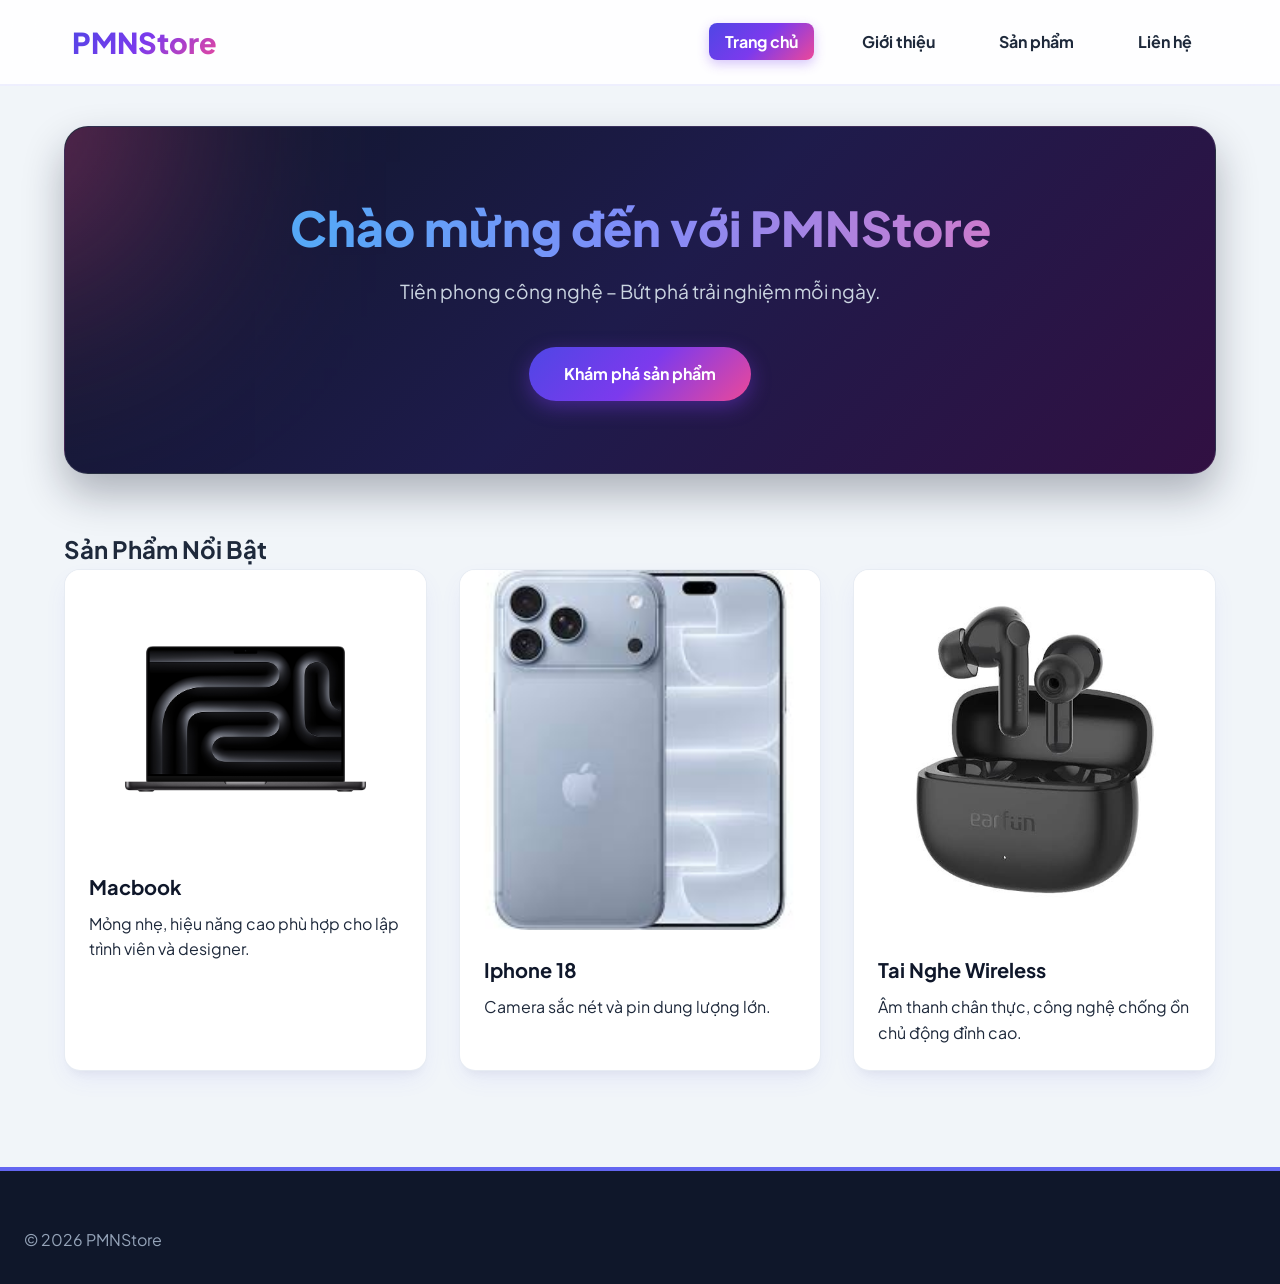
<file: index.html>
<!DOCTYPE html>
<html lang="vi">
<head>
    <meta charset="UTF-8">
    <meta name="viewport" content="width=device-width, initial-scale=1.0">
    <title>Trang Chủ - PMNStore</title>
    <link rel="stylesheet" href="css/style.css">
    <link rel="icon" type="image/logo" href="images/logo.png">
</head>
<body>
    <header>
        <nav class="navbar">
            <a href="index.html" class="logo">PMNStore</a>
            <ul class="nav-menu">
                <li><a href="index.html" class="nav-link active">Trang chủ</a></li>
                <li><a href="about.html" class="nav-link">Giới thiệu</a></li>
                <li><a href="products.html" class="nav-link">Sản phẩm</a></li>
                <li><a href="contact.html" class="nav-link">Liên hệ</a></li>
            </ul>
        </nav>
    </header>

    <main>
        <section class="hero">
            <h1>Chào mừng đến với PMNStore</h1>
            <p>Tiên phong công nghệ – Bứt phá trải nghiệm mỗi ngày.</p>
            <a href="products.html" class="btn">Khám phá sản phẩm</a>
        </section>

        <section>
            <h2>Sản Phẩm Nổi Bật</h2>
            <div class="grid-layout">
                <article class="card">
                   <img src="images/macbook.jpg" alt="Laptop cao cấp">
                    <div class="card-body">
                        <h3 class="card-title">Macbook</h3>
                        <p>Mỏng nhẹ, hiệu năng cao phù hợp cho lập trình viên và designer.</p>
                    </div>
                </article>
                <article class="card">
                    <img src="images/iphone.jpg" alt="Điện thoại thông minh">
                    <div class="card-body">
                        <h3 class="card-title">Iphone 18</h3>
                        <p>Camera sắc nét và pin dung lượng lớn.</p>
                    </div>
                </article>
                <article class="card">
                    <img src="images/tai nghe.jpg" alt="Tai nghe chống ồn">
                    <div class="card-body">
                        <h3 class="card-title">Tai Nghe Wireless</h3>
                        <p>Âm thanh chân thực, công nghệ chống ồn chủ động đỉnh cao.</p>
                    </div>
                </article>
            </div>
        </section>
    </main>

    <footer>
        <p>&copy; 2026 PMNStore
    </footer>
</body>
</html>
</file>
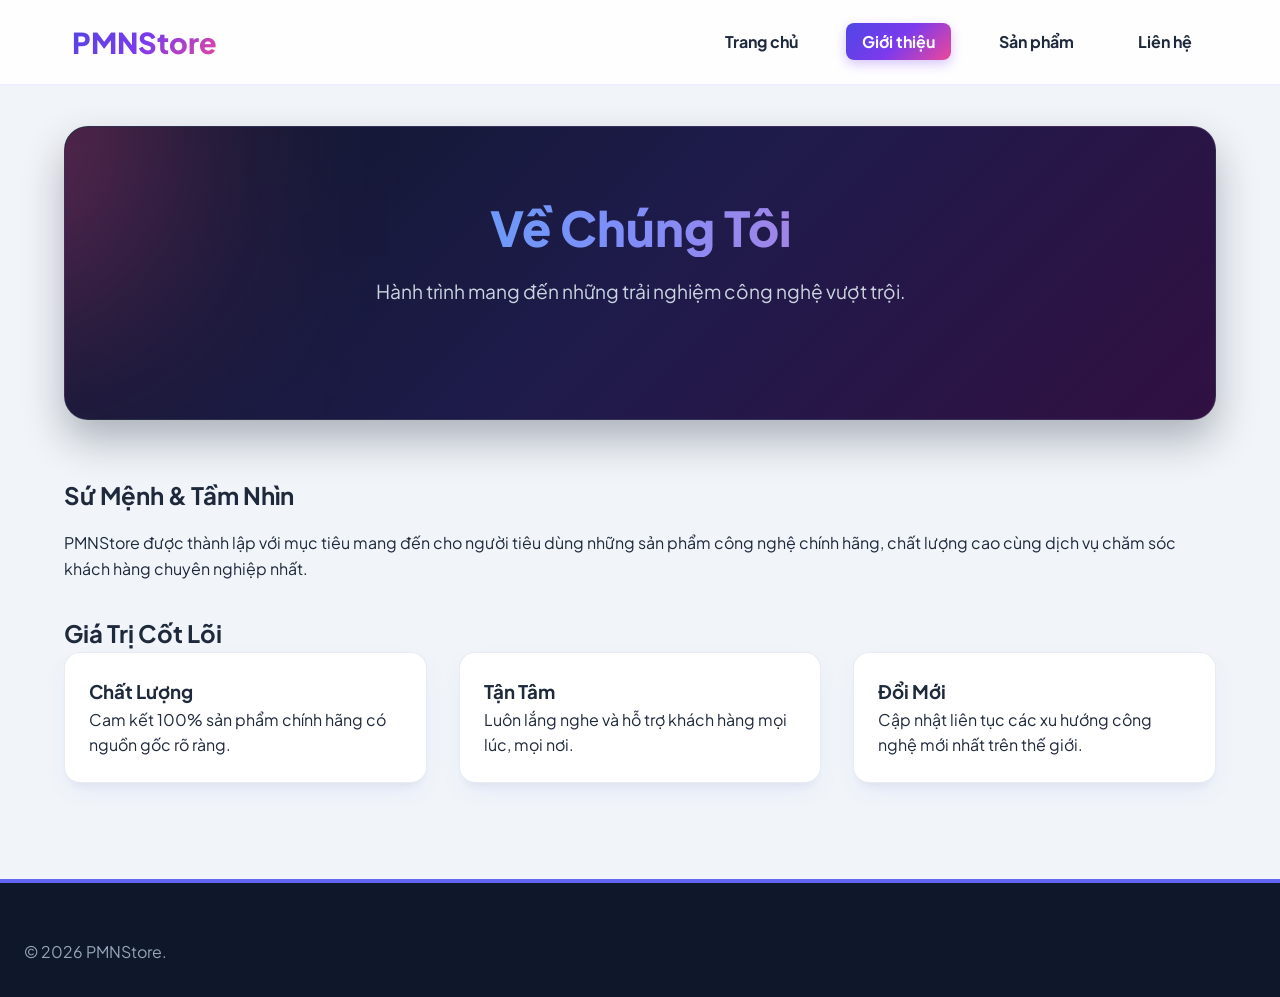
<file: about.html>
<!DOCTYPE html>
<html lang="vi">
<head>
    <meta charset="UTF-8">
    <meta name="viewport" content="width=device-width, initial-scale=1.0">
    <title>Giới Thiệu - PMNStore</title>
    <link rel="stylesheet" href="css/style.css">
     <link rel="icon" type="image/logo" href="images/logo.png">
</head>
<body>
    <header>
        <nav class="navbar">
            <a href="index.html" class="logo">PMNStore</a>
            <ul class="nav-menu">
                <li><a href="index.html" class="nav-link">Trang chủ</a></li>
                <li><a href="about.html" class="nav-link active">Giới thiệu</a></li>
                <li><a href="products.html" class="nav-link">Sản phẩm</a></li>
                <li><a href="contact.html" class="nav-link">Liên hệ</a></li>
            </ul>
        </nav>
    </header>

    <main>
        <section class="hero">
            <h1>Về Chúng Tôi</h1>
            <p>Hành trình mang đến những trải nghiệm công nghệ vượt trội.</p>
        </section>

        <section>
            <h2>Sứ Mệnh & Tầm Nhìn</h2>
            <p style="margin-top: 1rem;">PMNStore được thành lập với mục tiêu mang đến cho người tiêu dùng những sản phẩm công nghệ chính hãng, chất lượng cao cùng dịch vụ chăm sóc khách hàng chuyên nghiệp nhất.</p>
            
            <h2 style="margin-top: 2rem;">Giá Trị Cốt Lõi</h2>
            <div class="grid-layout">
                <div class="card card-body">
                    <h3>Chất Lượng</h3>
                    <p>Cam kết 100% sản phẩm chính hãng có nguồn gốc rõ ràng.</p>
                </div>
                <div class="card card-body">
                    <h3>Tận Tâm</h3>
                    <p>Luôn lắng nghe và hỗ trợ khách hàng mọi lúc, mọi nơi.</p>
                </div>
                <div class="card card-body">
                    <h3>Đổi Mới</h3>
                    <p>Cập nhật liên tục các xu hướng công nghệ mới nhất trên thế giới.</p>
                </div>
            </div>
        </section>
    </main>

    <footer>
        <p>&copy; 2026 PMNStore. 
</body>
</html>
</file>
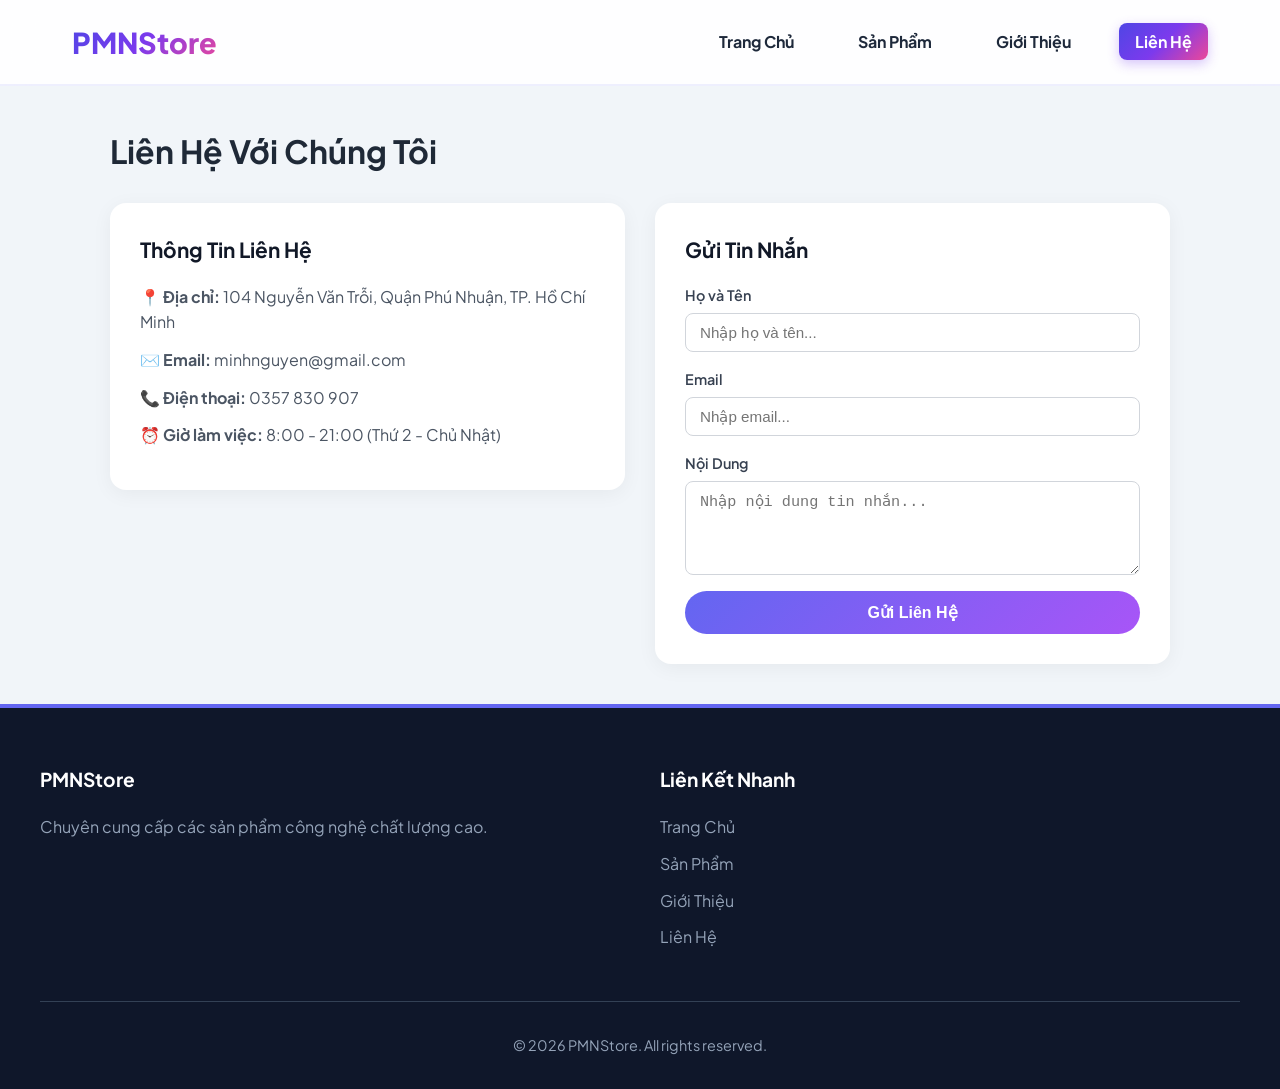
<file: contact.html>
<!DOCTYPE html>
<html lang="vi">
<head>
  <meta charset="UTF-8">
  <meta name="viewport" content="width=device-width, initial-scale=1.0">
  <title>Liên Hệ - PMNStore</title>
  <link rel="stylesheet" href="css/style.css">
     <link rel="icon" type="image/logo" href="images/logo.png">
</head>
<body>

  <!-- Thanh Menu điều hướng đầu trang -->
  <header>
    <nav class="navbar">
      <a href="index.html" class="logo">PMNStore</a>
      <ul class="nav-menu">
        <li><a href="index.html" class="nav-link">Trang Chủ</a></li>
        <li><a href="products.html" class="nav-link">Sản Phẩm</a></li>
        <li><a href="about.html" class="nav-link">Giới Thiệu</a></li>
        <li><a href="contact.html" class="nav-link active">Liên Hệ</a></li>
      </ul>
    </nav>
  </header>

  <!-- Nội dung chính trang liên hệ -->
  <main class="contact-section">
    <h1 class="page-title">Liên Hệ Với Chúng Tôi</h1>

    <div class="contact-grid">
      <!-- Cột 1: Thông tin liên hệ -->
      <div class="contact-info">
        <h2>Thông Tin Liên Hệ</h2>
        <p>📍 <strong>Địa chỉ:</strong> 104 Nguyễn Văn Trỗi, Quận Phú Nhuận, TP. Hồ Chí Minh</p>
        <p>✉️ <strong>Email:</strong> minhnguyen@gmail.com</p>
        <p>📞 <strong>Điện thoại:</strong> 0357 830 907</p>
        <p>⏰ <strong>Giờ làm việc:</strong> 8:00 - 21:00 (Thứ 2 - Chủ Nhật)</p>
      </div>

      <!-- Cột 2: Form gửi tin nhắn -->
      <div class="contact-form-card">
        <h2>Gửi Tin Nhắn</h2>
        <form action="#" method="POST">
          <div class="form-group">
            <label for="name">Họ và Tên</label>
            <input type="text" id="name" placeholder="Nhập họ và tên..." required>
          </div>

          <div class="form-group">
            <label for="email">Email</label>
            <input type="email" id="email" placeholder="Nhập email..." required>
          </div>

          <div class="form-group">
            <label for="message">Nội Dung</label>
            <textarea id="message" rows="4" placeholder="Nhập nội dung tin nhắn..." required></textarea>
          </div>

          <button type="submit" class="btn-submit">Gửi Liên Hệ</button>
        </form>
      </div>
    </div>
  </main>

  <!-- Chân trang (Footer) -->
  <footer>
    <div class="footer-content">
      <div class="footer-col">
        <h4>PMNStore</h4>
        <p>Chuyên cung cấp các sản phẩm công nghệ chất lượng cao.</p>
      </div>
      <div class="footer-col">
        <h4>Liên Kết Nhanh</h4>
        <ul>
          <li><a href="index.html">Trang Chủ</a></li>
          <li><a href="products.html">Sản Phẩm</a></li>
          <li><a href="about.html">Giới Thiệu</a></li>
          <li><a href="contact.html">Liên Hệ</a></li>
        </ul>
      </div>
    </div>
    <div class="footer-bottom">
      <p>&copy; 2026 PMNStore. All rights reserved.</p>
    </div>
  </footer>

</body>
</html>
</file>
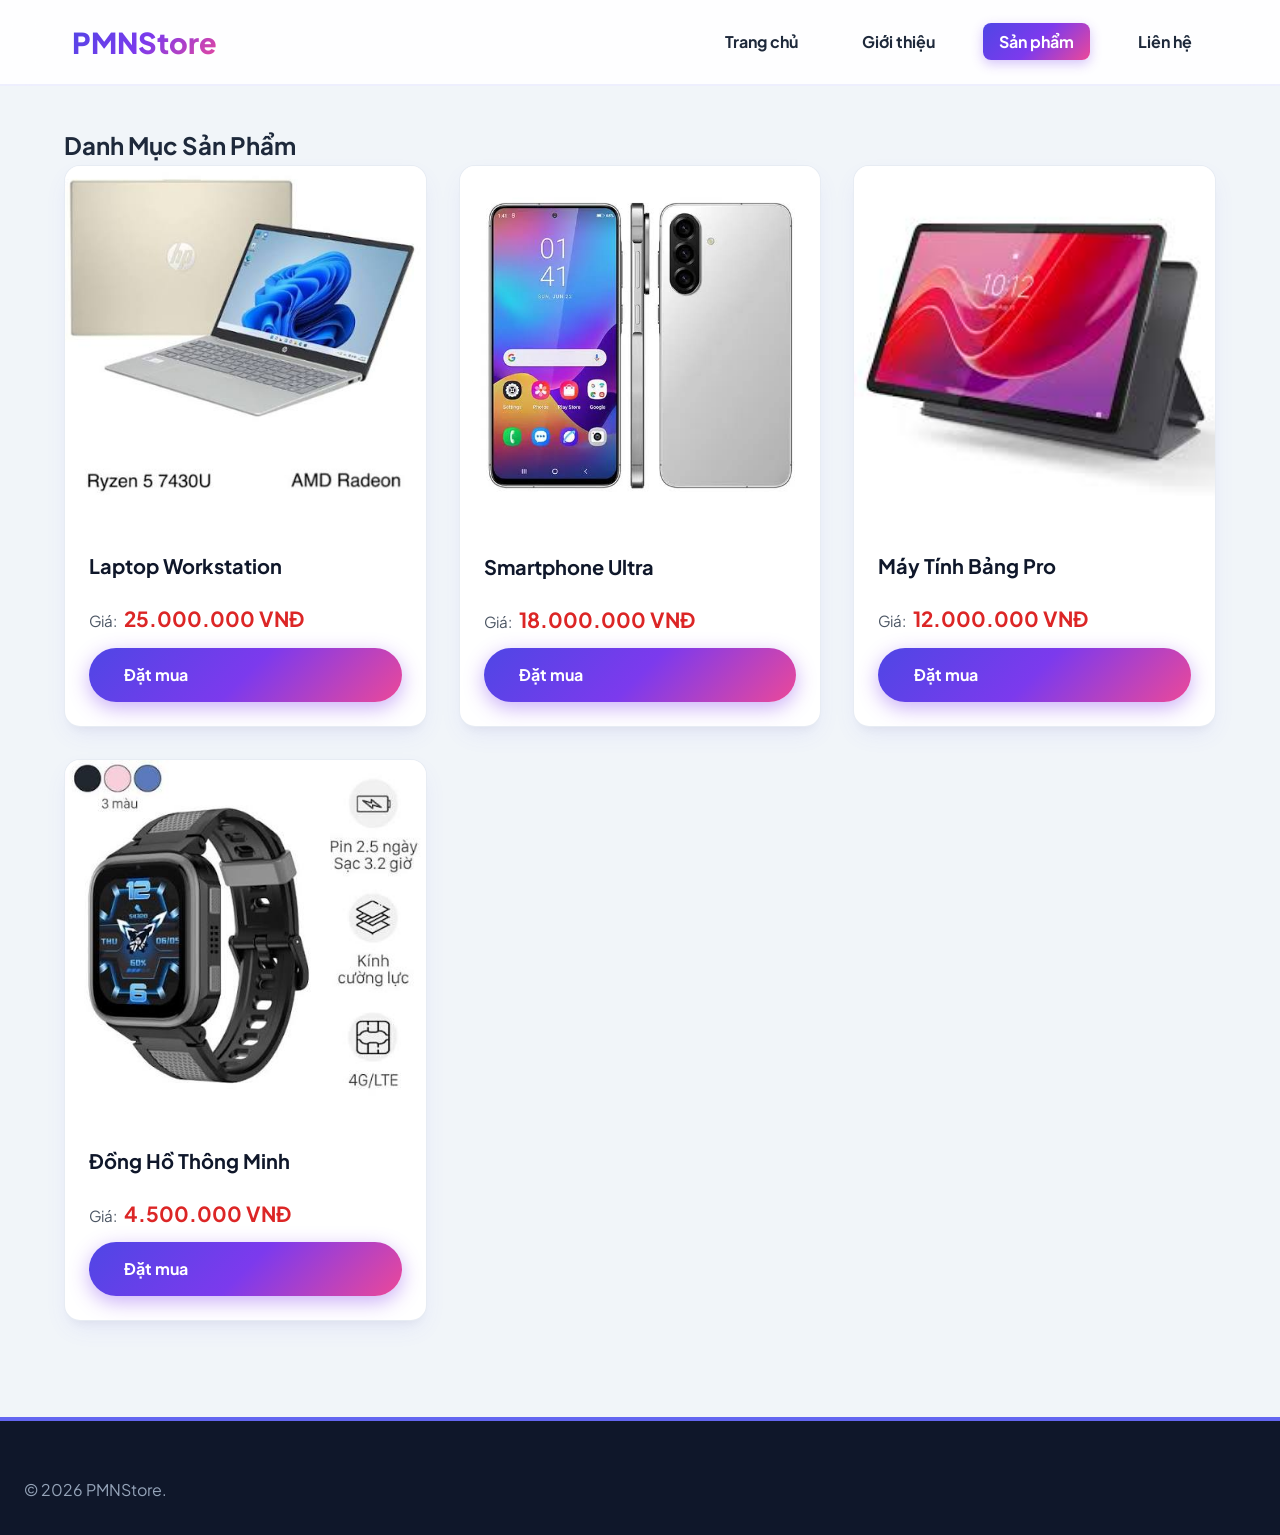
<file: products.html>
<!DOCTYPE html>
<html lang="vi">
<head>
    <meta charset="UTF-8">
    <meta name="viewport" content="width=device-width, initial-scale=1.0">
    <title>Sản Phẩm - PMNStore</title>
    <link rel="stylesheet" href="css/style.css">
     <link rel="icon" type="image/logo" href="images/logo.png">
</head>
<body>
    <header>
        <nav class="navbar">
            <a href="index.html" class="logo">PMNStore</a>
            <ul class="nav-menu">
                <li><a href="index.html" class="nav-link">Trang chủ</a></li>
                <li><a href="about.html" class="nav-link">Giới thiệu</a></li>
                <li><a href="products.html" class="nav-link active">Sản phẩm</a></li>
                <li><a href="contact.html" class="nav-link">Liên hệ</a></li>
            </ul>
        </nav>
    </header>

    <main>
        <section>
            <h1>Danh Mục Sản Phẩm</h1>
            <div class="grid-layout">
                <article class="card">
                    <img src="images/laptop.jpg" alt="Laptop Pro">
                    <div class="card-body">
                        <h3 class="card-title">Laptop Workstation</h3>
                     <p class="product-price">Giá: <span class="price-amount">25.000.000 VNĐ</span></p>
                        <a href="contact.html" class="btn">Đặt mua</a>
                    </div>
                </article>
                <article class="card">
                    <img src="images/smartphone.jpg" alt="Phone Ultra">
                    <div class="card-body">
                        <h3 class="card-title">Smartphone Ultra</h3>
                    <p class="product-price">Giá: <span class="price-amount">18.000.000 VNĐ</span></p>
                        <a href="contact.html" class="btn">Đặt mua</a>
                    </div>
                </article>
                <article class="card">
                    <img src="images/máy tính bảng.jpg" alt="Tablet Pro">
                    <div class="card-body">
                        <h3 class="card-title">Máy Tính Bảng Pro</h3>
                    <p class="product-price">Giá: <span class="price-amount">12.000.000 VNĐ</span></p>
                        <a href="contact.html" class="btn">Đặt mua</a>
                    </div>
                </article>
                <article class="card">
                    <img src="images/đồng hồ thông minh.jpg" alt="Smartwatch">
                    <div class="card-body">
                        <h3 class="card-title">Đồng Hồ Thông Minh</h3>
                     <p class="product-price">Giá: <span class="price-amount">4.500.000 VNĐ</span></p>
                        <a href="contact.html" class="btn">Đặt mua</a>
                    </div>
                </article>
            </div>
        </section>
    </main>

    <footer>
        <p>&copy; 2026 PMNStore. 
    </footer>
</body>
</html>
</file>
<file: css/style.css>
@import url('https://fonts.googleapis.com/css2?family=Plus+Jakarta+Sans:wght@400;500;600;700;800&display=swap');

:root {
    --gradient-primary: linear-gradient(135deg, #4f46e5 0%, #7c3aed 50%, #ec4899 100%);
    --gradient-accent: linear-gradient(90deg, #06b6d4 0%, #3b82f6 100%);
    --gradient-hero: linear-gradient(135deg, #0f172a 0%, #1e1b4b 50%, #311042 100%);
    
    --primary: #6366f1;
    --primary-hover: #4f46e5;
    --secondary: #ec4899;
    --accent: #f59e0b;
    --success: #10b981;
    --dark: #0f172a;
    --text-dark: #1e293b;
    --text-muted: #64748b;
    --bg-light: #f1f5f9;
    --white: #ffffff;
    
    --shadow-card: 0 10px 25px -5px rgba(99, 102, 241, 0.1), 0 8px 10px -6px rgba(0, 0, 0, 0.05);
    --shadow-hover: 0 20px 35px -5px rgba(124, 58, 237, 0.25);
    --radius: 16px;
    --transition: all 0.3s cubic-bezier(0.4, 0, 0.2, 1);
}

* {
    margin: 0;
    padding: 0;
    box-sizing: border-box;
}

body {
    font-family: 'Plus Jakarta Sans', sans-serif;
    background-color: var(--bg-light);
    color: var(--text-dark);
    line-height: 1.6;
    display: flex;
    flex-direction: column;
    min-height: 100vh;
}

/* Header & Glass Navigation */
header {
    background: rgba(255, 255, 255, 0.9);
    backdrop-filter: blur(16px);
    border-bottom: 2px solid rgba(99, 102, 241, 0.1);
    position: sticky;
    top: 0;
    z-index: 1000;
}

.navbar {
    max-width: 1200px;
    margin: 0 auto;
    padding: 1.2rem 2rem;
    display: flex;
    justify-content: space-between;
    align-items: center;
}

.logo {
    font-size: 1.8rem;
    font-weight: 800;
    background: var(--gradient-primary);
    -webkit-background-clip: text;
    -webkit-text-fill-color: transparent;
    text-decoration: none;
    display: flex;
    align-items: center;
    gap: 0.6rem;
}

.nav-menu {
    display: flex;
    list-style: none;
    gap: 2rem;
}

.nav-link {
    text-decoration: none;
    color: var(--text-dark);
    font-weight: 700;
    font-size: 1rem;
    transition: var(--transition);
    padding: 0.5rem 1rem;
    border-radius: 8px;
}

.nav-link:hover {
    color: var(--primary);
    background: rgba(99, 102, 241, 0.08);
}

.nav-link.active {
    background: var(--gradient-primary);
    color: var(--white);
    box-shadow: 0 4px 12px rgba(124, 58, 237, 0.3);
}

/* Main Layout */
main {
    flex: 1;
    max-width: 1200px;
    width: 100%;
    margin: 0 auto;
    padding: 2.5rem 1.5rem;
}

/* Hero Section Rực Rỡ */
.hero {
    background: var(--gradient-hero);
    color: var(--white);
    border-radius: calc(var(--radius) * 1.5);
    padding: 4.5rem 2rem;
    text-align: center;
    margin-bottom: 3.5rem;
    position: relative;
    overflow: hidden;
    box-shadow: 0 20px 40px rgba(15, 23, 42, 0.3);
    border: 1px solid rgba(255, 255, 255, 0.1);
}

.hero::before {
    content: '';
    position: absolute;
    top: -50%;
    left: -20%;
    width: 300px;
    height: 300px;
    background: var(--secondary);
    filter: blur(120px);
    opacity: 0.5;
}

.hero h1 {
    font-size: 3rem;
    font-weight: 800;
    margin-bottom: 1.2rem;
    background: linear-gradient(90deg, #38bdf8, #818cf8, #f472b6);
    -webkit-background-clip: text;
    -webkit-text-fill-color: transparent;
    line-height: 1.2;
}

.hero p {
    font-size: 1.2rem;
    color: #cbd5e1;
    max-width: 650px;
    margin: 0 auto 2.5rem auto;
}

.btn {
    display: inline-flex;
    align-items: center;
    gap: 0.6rem;
    background: var(--gradient-primary);
    color: var(--white);
    padding: 0.9rem 2.2rem;
    border-radius: 30px;
    text-decoration: none;
    font-weight: 700;
    font-size: 1rem;
    border: none;
    cursor: pointer;
    transition: var(--transition);
    box-shadow: 0 6px 20px rgba(124, 58, 237, 0.4);
}

.btn:hover {
    transform: translateY(-3px) scale(1.02);
    box-shadow: 0 10px 28px rgba(236, 72, 153, 0.5);
}

/* Titles */
.section-header {
    display: flex;
    justify-content: space-between;
    align-items: center;
    margin-bottom: 2rem;
}

.section-title {
    font-size: 2rem;
    font-weight: 800;
    color: var(--dark);
    position: relative;
    padding-left: 1rem;
}

.section-title::before {
    content: '';
    position: absolute;
    left: 0;
    top: 15%;
    height: 70%;
    width: 6px;
    background: var(--gradient-primary);
    border-radius: 4px;
}

/* Grid & Cards Nổi Bật */
.grid-layout {
    display: grid;
    grid-template-columns: repeat(auto-fit, minmax(280px, 1fr));
    gap: 2rem;
    margin-bottom: 3.5rem;
}

.card {
    background: var(--white);
    border-radius: var(--radius);
    overflow: hidden;
    transition: var(--transition);
    box-shadow: var(--shadow-card);
    border: 1px solid rgba(226, 232, 240, 0.8);
    display: flex;
    flex-direction: column;
    position: relative;
}

.card:hover {
    transform: translateY(-8px);
    box-shadow: var(--shadow-hover);
    border-color: var(--primary);
}

.card-img-wrapper {
    position: relative;
    width: 100%;
    height: 230px;
    overflow: hidden;
    background: #e2e8f0;
}

.card-img-wrapper img {
    width: 100%;
    height: 100%;
    object-fit: cover;
    transition: var(--transition);
}

.card:hover .card-img-wrapper img {
    transform: scale(1.08);
}

/* Badges Nổi Bật */
.badge {
    position: absolute;
    top: 1rem;
    left: 1rem;
    background: var(--gradient-primary);
    color: var(--white);
    padding: 0.35rem 0.9rem;
    border-radius: 20px;
    font-size: 0.75rem;
    font-weight: 800;
    letter-spacing: 0.5px;
    box-shadow: 0 4px 10px rgba(0, 0, 0, 0.15);
    z-index: 2;
}

.badge-sale {
    background: linear-gradient(135deg, #ef4444, #f97316);
}

.badge-new {
    background: linear-gradient(135deg, #10b981, #059669);
}

.card-body {
    padding: 1.5rem;
    display: flex;
    flex-direction: column;
    flex: 1;
}

.rating {
    color: var(--accent);
    font-size: 0.85rem;
    margin-bottom: 0.5rem;
}

.card-title {
    font-size: 1.25rem;
    font-weight: 700;
    color: var(--dark);
    margin-bottom: 0.5rem;
}

.card-text {
    color: var(--text-muted);
    font-size: 0.92rem;
    margin-bottom: 1.2rem;
    flex: 1;
}

.price-container {
    display: flex;
    align-items: baseline;
    gap: 0.8rem;
    margin-bottom: 1.2rem;
}

.price-tag {
    font-size: 1.4rem;
    font-weight: 800;
    color: var(--primary);
}

.old-price {
    font-size: 0.95rem;
    color: var(--text-muted);
    text-decoration: line-through;
}

.btn-card {
    width: 100%;
    justify-content: center;
    border-radius: 12px;
    padding: 0.75rem;
    background: var(--bg-light);
    color: var(--primary);
    box-shadow: none;
    border: 1px solid rgba(99, 102, 241, 0.2);
}

.btn-card:hover {
    background: var(--gradient-primary);
    color: var(--white);
    border-color: transparent;
}

/* Footer Nổi Bật */
footer {
    background: var(--dark);
    color: #94a3b8;
    padding: 3.5rem 1.5rem 2rem 1.5rem;
    margin-top: auto;
    border-top: 4px solid var(--primary);
}

.footer-content {
    max-width: 1200px;
    margin: 0 auto;
    display: grid;
    grid-template-columns: repeat(auto-fit, minmax(240px, 1fr));
    gap: 2.5rem;
    padding-bottom: 2.5rem;
    border-bottom: 1px solid #334155;
}

.footer-col h4 {
    color: var(--white);
    font-size: 1.2rem;
    margin-bottom: 1.2rem;
    position: relative;
}

.footer-col ul {
    list-style: none;
}

.footer-col ul li {
    margin-bottom: 0.7rem;
}

.footer-col a {
    color: #94a3b8;
    text-decoration: none;
    transition: var(--transition);
}

.footer-col a:hover {
    color: #38bdf8;
    padding-left: 5px;
}

.footer-bottom {
    max-width: 1200px;
    margin: 2rem auto 0 auto;
    text-align: center;
    font-size: 0.9rem;
}

/* Kiểu chung cho dòng giá sản phẩm */
.product-price {
    font-size: 0.95rem;
    color: #4b5563;
    margin: 12px 0;
}

/* Làm nổi bật số tiền */
.price-amount {
    font-size: 1.3rem;
    font-weight: 700;
    color: #dc2626;
    margin-left: 4px;
}

/* Layout Trang Liên Hệ */
.contact-section {
    max-width: 1100px;
    margin: 40px auto;
    padding: 0 20px;
}

.page-title {
    font-size: 2rem;
    font-weight: bold;
    margin-bottom: 25px;
    color: #1f2937;
}

.contact-grid {
    display: grid;
    grid-template-columns: 1fr 1fr;
    gap: 30px;
    align-items: start;
}

/* Khung Thông Tin & Form */
.contact-info, 
.contact-form-card {
    background: #ffffff;
    padding: 30px;
    border-radius: 16px;
    box-shadow: 0 4px 20px rgba(0, 0, 0, 0.05);
}

.contact-info h2, 
.contact-form-card h2 {
    font-size: 1.3rem;
    margin-bottom: 18px;
    color: #111827;
}

.contact-info p {
    margin-bottom: 12px;
    color: #4b5563;
    line-height: 1.6;
}

/* Định dạng Form nhập liệu */
.form-group {
    margin-bottom: 16px;
    display: flex;
    flex-direction: column;
}

.form-group label {
    font-weight: 600;
    margin-bottom: 6px;
    font-size: 0.9rem;
    color: #374151;
}

.form-group input, 
.form-group textarea {
    width: 100%;
    padding: 10px 14px;
    border: 1px solid #d1d5db;
    border-radius: 8px;
    font-size: 0.95rem;
    outline: none;
    box-sizing: border-box;
    transition: border-color 0.2s;
}

.form-group input:focus, 
.form-group textarea:focus {
    border-color: #8b5cf6;
}

/* Nút bấm Gửi Liên Hệ */
.btn-submit {
    width: 100%;
    padding: 12px;
    background: linear-gradient(135deg, #6366f1, #a855f7);
    color: white;
    border: none;
    border-radius: 25px;
    font-weight: bold;
    font-size: 1rem;
    cursor: pointer;
    transition: opacity 0.2s;
}

.btn-submit:hover {
    opacity: 0.9;
}

/* Responsive */
@media (max-width: 768px) {
    .navbar {
        flex-direction: column;
        gap: 1.2rem;
    }
    .hero h1 {
        font-size: 2.2rem;
    }
    .contact-grid {
        grid-template-columns: 1fr;
    }
}
</file>
